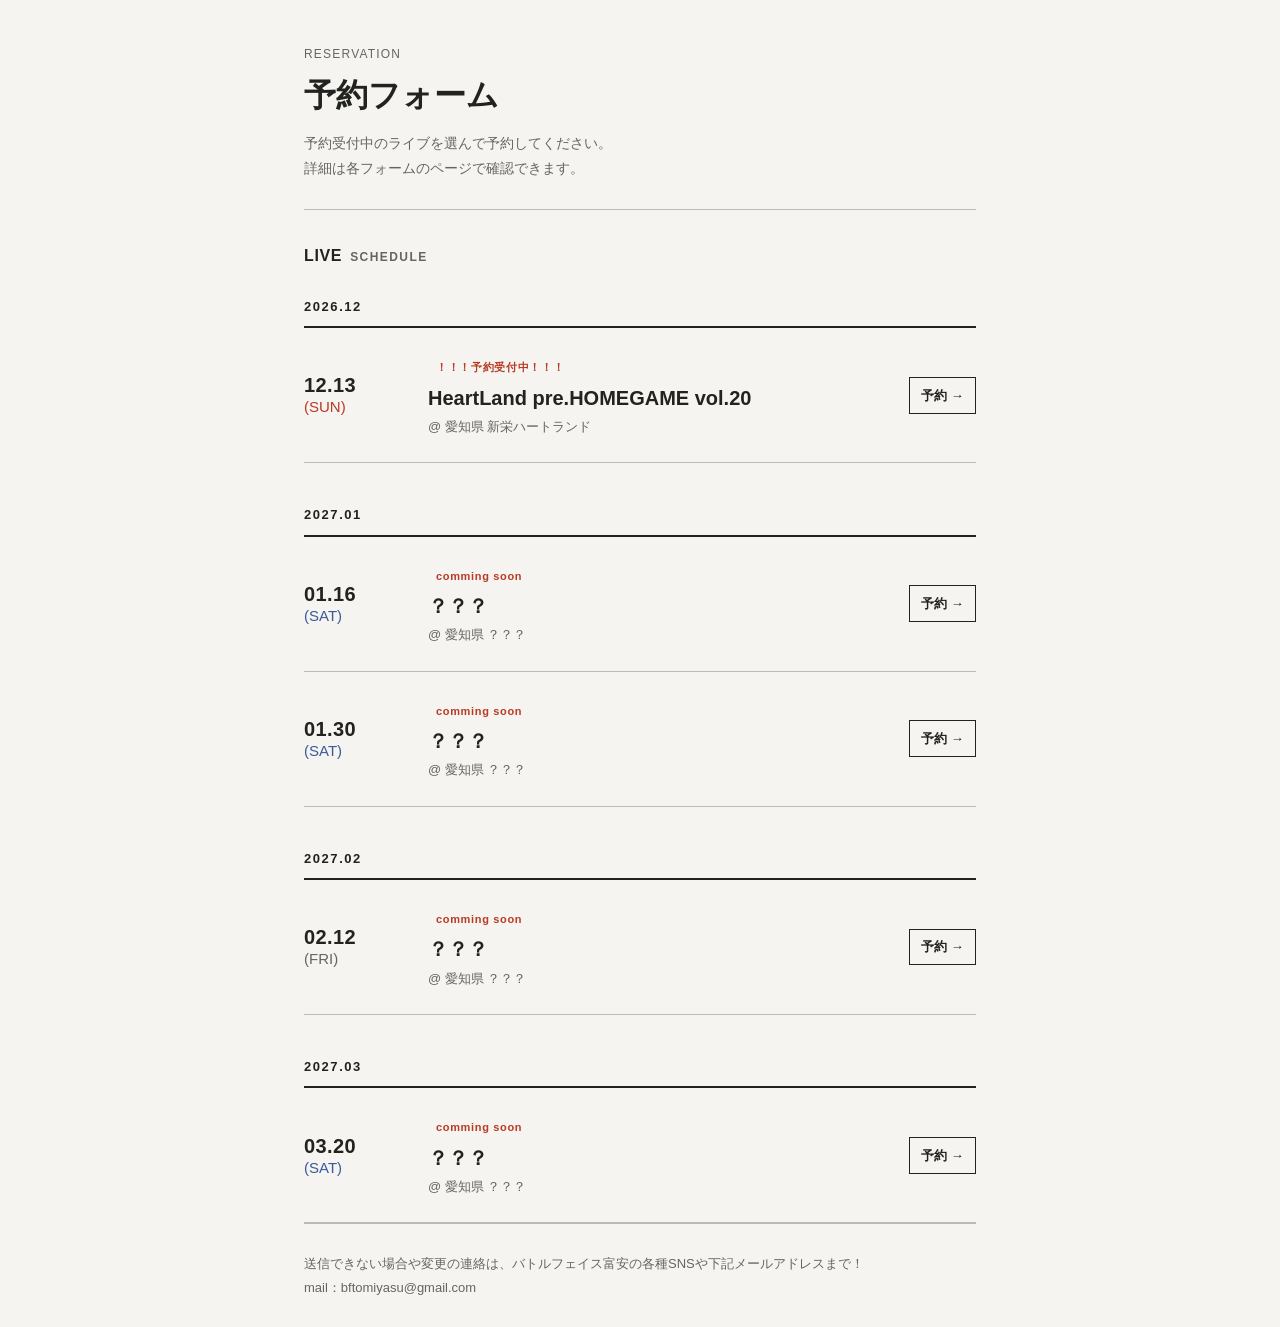
<file: index.html>
<!doctype html>
<html lang="ja">
<head>
  <meta charset="utf-8">
  <meta name="viewport" content="width=device-width, initial-scale=1">
  <title>予約フォーム一覧</title>
  <meta name="description" content="バンド関連の予約フォーム一覧です。">
  <link rel="stylesheet" href="assets/css/style.css">
<base target="_blank">
<base target="_blank">
</head>
<body>
  <header class="page-header">
    <div class="container">
      <p class="page-kicker">RESERVATION</p>
      <h1>予約フォーム</h1>
      <p class="page-lead">予約受付中のライブを選んで予約してください。<br>詳細は各フォームのページで確認できます。</p>
    </div>
  </header>

  <main class="container">
    <section class="portal-section" aria-labelledby="available-forms">
      <h2 id="available-forms" class="live-heading"><span>LIVE</span> <span>SCHEDULE</span></h2>

      <!-- 2026年12月分 -->
      <h3 class="live-month">2026.12</h3>
      <ul class="live-list">
        <li class="live-item">
          <a class="live-link" href="forms/live-20261213.html">
            <div class="live-date-col">
              <span class="live-date">12.13</span>
              <span class="live-day--sun">(SUN)</span>
            </div>
            <div class="live-body-col">
              <p class="live-status">！！！予約受付中！！！</p>
              <h4 class="live-title">HeartLand pre.HOMEGAME vol.20</h4>
              <p class="live-venue">@ 愛知県 新栄ハートランド</p>
            </div>
            <span class="live-go">予約 →</span>
          </a>
        </li>
      </ul>

      <!-- 2027年1月分：月が変わったらこのブロックを複製 -->
      <h3 class="live-month">2027.01</h3>
      <ul class="live-list">
        <li class="live-item">
          <a class="live-link" href="">
            <div class="live-date-col">
              <span class="live-date">01.16</span>
              <span class="live-day--sat">(SAT)</span>
            </div>
            <div class="live-body-col">
              <p class="live-status">comming soon</p>
              <h4 class="live-title">？？？</h4>
              <p class="live-venue">@ 愛知県 ？？？</p>
            </div>
            <span class="live-go">予約 →</span>
          </a>
        </li>

        <li class="live-item">
          <a class="live-link" href="">
            <div class="live-date-col">
              <span class="live-date">01.30</span>
              <span class="live-day--sat">(SAT)</span>
            </div>
            <div class="live-body-col">
              <p class="live-status">comming soon</p>
              <h4 class="live-title">？？？</h4>
              <p class="live-venue">@ 愛知県 ？？？</p>
            </div>
            <span class="live-go">予約 →</span>
          </a>
        </li>
      </ul>


      <!-- 2027年2月分 -->
      <h3 class="live-month">2027.02</h3>
      <ul class="live-list">
        <li class="live-item">
          <a class="live-link" href="">
            <div class="live-date-col">
              <span class="live-date">02.12</span>
              <span class="live-day--weekday">(FRI)</span>
            </div>
            <div class="live-body-col">
              <p class="live-status">comming soon</p>
              <h4 class="live-title">？？？</h4>
              <p class="live-venue">@ 愛知県 ？？？</p>
            </div>
            <span class="live-go">予約 →</span>
          </a>
        </li>
      </ul>

      <!-- 2027年3月分 -->
      <h3 class="live-month">2027.03</h3>
      <ul class="live-list">
        <li class="live-item">
          <a class="live-link" href="">
            <div class="live-date-col">
              <span class="live-date">03.20</span>
              <span class="live-day--sat">(SAT)</span>
            </div>
            <div class="live-body-col">
              <p class="live-status">comming soon</p>
              <h4 class="live-title">？？？</h4>
              <p class="live-venue">@ 愛知県 ？？？</p>
            </div>
            <span class="live-go">予約 →</span>
          </a>
        </li>
      </ul>

    </section>
  </main>

  <footer class="page-footer">
    <div class="container">
      <p>送信できない場合や変更の連絡は、バトルフェイス富安の各種SNSや下記メールアドレスまで！<br>mail：bftomiyasu@gmail.com</p>
    </div>
  </footer>
</body>
</html>
</file>
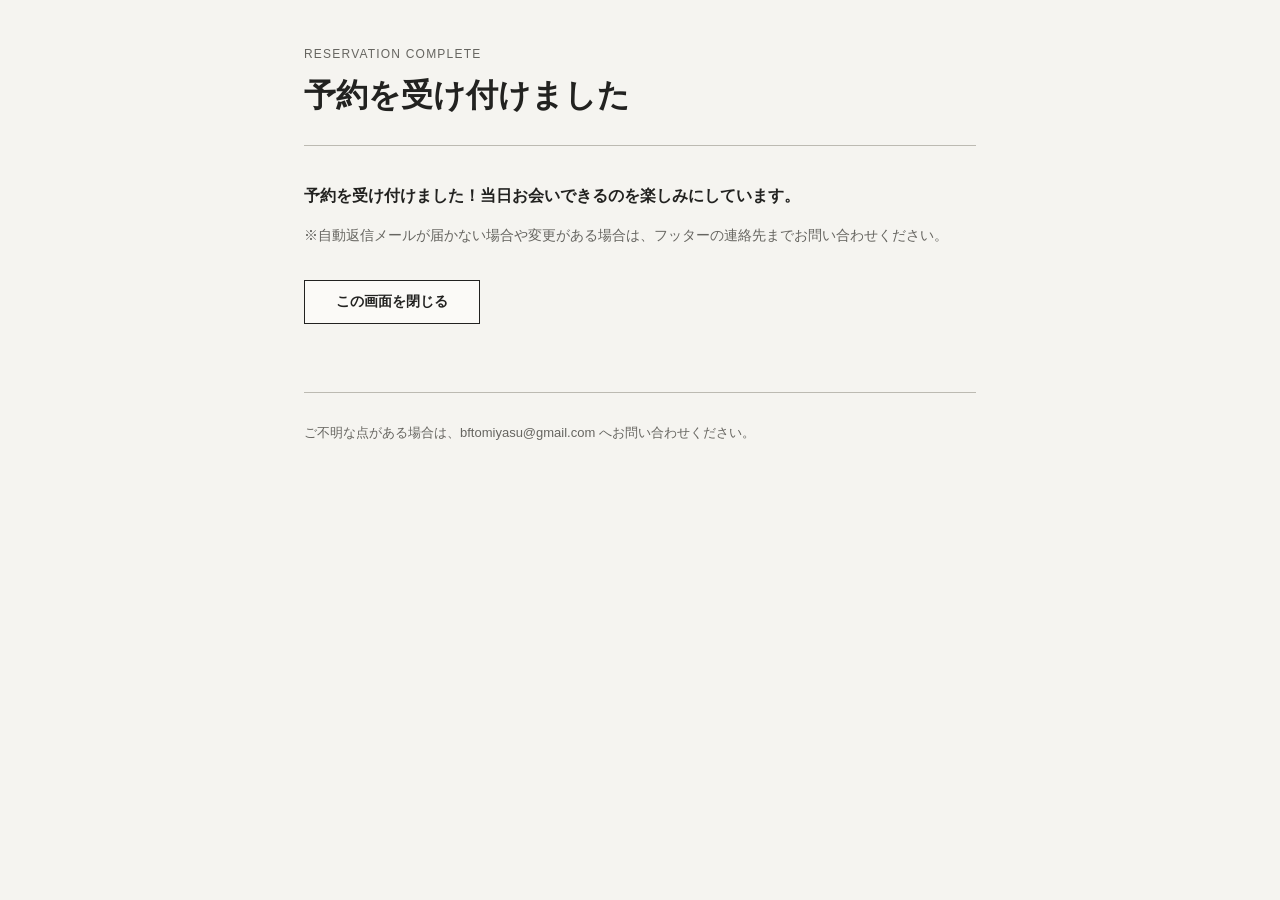
<file: forms/thanks.html>
<!doctype html>
<html lang="ja">
<head>
  <meta charset="utf-8">
  <meta name="viewport" content="width=device-width, initial-scale=1">
  <title>予約完了 | バトルフェイス富安_LIVE予約フォーム</title>
  <meta name="description" content="ライブ予約の完了画面です。">
  <link rel="stylesheet" href="../assets/css/style.css">
</head>
<body>
  <header class="page-header">
    <div class="container">
      <p class="page-kicker">RESERVATION COMPLETE</p>
      <h1>予約を受け付けました</h1>
    </div>
  </header>

  <main class="container thanks-main">
    <p class="thanks-message">
      予約を受け付けました！当日お会いできるのを楽しみにしています。
    </p>
    <p class="thanks-sub">
      ※自動返信メールが届かない場合や変更がある場合は、フッターの連絡先までお問い合わせください。
    </p>

    <div class="thanks-actions">
      <button type="button" id="close-tab-btn" class="thanks-close-btn">この画面を閉じる</button>
      <p id="close-note" class="submit-note" role="status" aria-live="polite"></p>
    </div>
  </main>

  <footer class="page-footer">
    <div class="container">
      <p>ご不明な点がある場合は、bftomiyasu@gmail.com へお問い合わせください。</p>
    </div>
  </footer>

  <script>
    const closeBtn = document.getElementById("close-tab-btn");
    const closeNote = document.getElementById("close-note");

    closeBtn.addEventListener("click", () => {
      window.close();
      // ブラウザ制限で閉じられなかった場合のフォールバック案内
      setTimeout(() => {
        if (!window.closed) {
          closeNote.textContent = "自動で閉じられない場合は、ブラウザのタブを閉じてください。";
        }
      }, 150);
    });
  </script>
</body>
</html>
</file>
<file: assets/css/style.css>
/* Base */
:root {
  --color-bg: #f5f4f0;
  --color-field: #fbfaf7;
  --color-text: #222220;
  --color-subtext: #666560;
  --color-line: #bcbab2;
  --color-line-strong: #222220;
  --font-main: "Hiragino Kaku Gothic ProN", "Noto Sans JP", "Yu Gothic", sans-serif;
}

*,
*::before,
*::after {
  box-sizing: border-box;
}

html {
  scroll-behavior: smooth;
}

body {
  margin: 0;
  background: var(--color-bg);
  color: var(--color-text);
  font-family: var(--font-main);
  font-size: 0.9375rem;
  line-height: 1.8;
}

button,
input,
select,
textarea {
  font: inherit;
}

button {
  cursor: pointer;
}

/* Layout */
.container {
  width: min(100% - 2.5rem, 42rem);
  margin-inline: auto;
}

/* Header */
.page-header {
  padding-block: 2.75rem 0;
}

.page-header .container {
  padding-bottom: 1.75rem;
  border-bottom: 1px solid var(--color-line);
}

.page-kicker {
  margin: 0 0 0.5rem;
  color: var(--color-subtext);
  font-size: 0.75rem;
  letter-spacing: 0.1em;
}

.page-header h1 {
  margin: 0;
  font-size: clamp(1.5rem, 3.8vw, 2rem);
  font-weight: 700;
  line-height: 1.35;
}

.page-lead {
  max-width: 38rem;
  margin: 0.875rem 0 0;
  color: var(--color-subtext);
  font-size: 0.875rem;
}

/* Form sections */
.reservation-form {
  padding-block: 2rem 3.5rem;
}

.form-section + .form-section {
  margin-top: 2.5rem;
  padding-top: 2rem;
  border-top: 1px solid var(--color-line);
}

.form-section h2 {
  margin: 0 0 1.25rem;
  font-size: 1.0625rem;
  font-weight: 700;
}

.form-grid {
  display: grid;
  gap: 1.25rem;
}

.form-grid--two-columns {
  grid-template-columns: repeat(2, minmax(0, 1fr));
}

.form-stack {
  display: grid;
  gap: 1.5rem;
}

/* Form controls */
.form-field {
  display: grid;
  gap: 0.375rem;
}

.form-field label,
.choice-group legend {
  color: var(--color-text);
  font-size: 0.875rem;
  font-weight: 700;
}

.required-mark {
  margin-left: 0.375rem;
  color: var(--color-subtext);
  font-size: 0.75rem;
  font-weight: 400;
}

input[type="text"],
input[type="email"],
input[type="tel"],
select,
textarea {
  width: 100%;
  min-height: 2.75rem;
  padding: 0.5rem 0.625rem;
  border: 1px solid var(--color-line);
  border-radius: 0;
  background: var(--color-field);
  color: var(--color-text);
}

textarea {
  min-height: 7rem;
  resize: vertical;
}

input::placeholder,
textarea::placeholder {
  color: #9b9991;
  opacity: 1;
}

input[type="text"]:focus,
input[type="email"]:focus,
input[type="tel"]:focus,
select:focus,
textarea:focus {
  outline: none;
  border-color: var(--color-line-strong);
  background: #ffffff;
}

button:focus-visible,
.choice-item:focus-within,
.form-list-link:focus-visible {
  outline: 1.5px solid var(--color-line-strong);
  outline-offset: 3px;
}

.choice-group {
  display: grid;
  gap: 0.5rem;
  margin: 0;
  padding: 0;
  border: 0;
}

.choice-group legend {
  margin-bottom: 0.375rem;
  padding: 0;
}

.choice-item,
.consent-item {
  display: flex;
  align-items: flex-start;
  gap: 0.5rem;
  color: var(--color-text);
  font-size: 0.875rem;
  line-height: 1.7;
}

.choice-item input,
.consent-item input {
  width: 1rem;
  height: 1rem;
  margin-top: 0.35rem;
  accent-color: var(--color-line-strong);
  flex: 0 0 auto;
}

.consent-item {
  max-width: 40rem;
}

/* Submission */
.form-actions {
  margin-top: 2rem;
  padding-top: 1.5rem;
  border-top: 1px solid var(--color-line);
}

.form-actions button {
  min-width: 8rem;
  min-height: 3rem;
  padding: 0.625rem 1.5rem;
  border: 1px solid var(--color-line-strong);
  border-radius: 0;
  background: var(--color-line-strong);
  color: var(--color-field);
  font-size: 0.875rem;
  font-weight: 700;
  letter-spacing: 0.04em;
  transition:
    background-color 140ms ease,
    color 140ms ease;
}

.form-actions button:hover {
  background: var(--color-field);
  color: var(--color-line-strong);
}

.submit-note {
  margin: 0.75rem 0 0;
  color: var(--color-subtext);
  font-size: 0.8125rem;
}

/* Footer */
.page-footer {
  padding-block: 0 1.75rem;
}

.page-footer .container {
  padding-top: 1.75rem;
  border-top: 1px solid var(--color-line);
}

.page-footer p {
  margin: 0;
  color: var(--color-subtext);
  font-size: 0.8125rem;
}

/* Form portal */
.portal-section {
  padding-block: 2rem 0;
}

.portal-section + .portal-section {
  margin-top: 2.25rem;
  padding-top: 1.75rem;
  border-top: 1px solid var(--color-line);
}

.portal-section h2 {
  margin: 0 0 1rem;
  font-size: 1rem;
  font-weight: 700;
}

.live-heading {
  display: flex;
  align-items: baseline;
  gap: 0.5rem;
  letter-spacing: 0.04em;
}

.live-heading span:last-child {
  font-size: 0.75rem;
  color: var(--color-subtext);
  letter-spacing: 0.12em;
}

.live-list {
  margin: 0;
  padding: 0;
  list-style: none;
  border-top: 1px solid var(--color-line-strong);
}

.live-item {
  border-bottom: 1px solid var(--color-line);
}

.live-link {
  display: grid;
  grid-template-columns: 6.5rem minmax(0, 1fr) auto;
  align-items: center;
  gap: 0.5rem 1.25rem;
  padding-block: 1.15rem;
  color: inherit;
  text-decoration: none;
  transition: background-color 120ms ease;
}

.live-link:hover {
  background: rgba(34, 34, 32, 0.03);
}

.live-date-col {
  line-height: 1.25;
}

.live-date {
  display: block;
  font-size: 0.9375rem;
  font-weight: 700;
  letter-spacing: 0.02em;
}

.live-day {
  display: inline-block;
  margin-top: 0.2rem;
  font-size: 0.75rem;
  font-weight: 700;
  color: var(--color-subtext);
  letter-spacing: 0.08em;
}

.live-body-col {
  min-width: 0;
}

.live-status {
  display: inline-block;
  margin: 0 0 0.25rem;
  padding: 0 0.35rem;
  font-size: 0.6875rem;
  font-weight: 700;
  letter-spacing: 0.06em;
  color: #b83b24;
  border-radius: 0;
}

.live-title {
  margin: 0;
  font-size: clamp(1.0625rem, 2.6vw, 1.25rem);
  font-weight: 700;
  line-height: 1.4;
}

.live-link:hover .live-title {
  text-decoration: underline;
  text-underline-offset: 3px;
}

.live-venue {
  margin: 0.2rem 0 0;
  font-size: 0.8125rem;
  color: var(--color-subtext);
}

.live-go {
  font-size: 0.8125rem;
  font-weight: 700;
  padding: 0.35rem 0.7rem;
  border: 1px solid var(--color-line-strong);
  white-space: nowrap;
  transition:
    background-color 120ms ease,
    color 120ms ease;
}

.live-link:hover .live-go {
  background: var(--color-line-strong);
  color: var(--color-field);
}

.portal-note {
  max-width: 38rem;
  margin: 0;
  color: var(--color-subtext);
  font-size: 0.875rem;
}

@media (max-width: 42rem) {
  .live-link {
    grid-template-columns: 1fr auto;
    gap: 0.4rem 0.75rem;
  }

  .live-date-col {
    grid-column: 1 / -1;
    display: flex;
    align-items: baseline;
    gap: 0.4rem;
  }

  .live-day {
    margin-top: 0;
  }
}

/* Event details */
.sr-only {
  position: absolute;
  width: 1px;
  height: 1px;
  padding: 0;
  margin: -1px;
  overflow: hidden;
  clip: rect(0, 0, 0, 0);
  white-space: nowrap;
  border: 0;
}

.event-info {
  padding-block: 2rem 0;
}

.event-info .container {
  padding-bottom: 2rem;
  border-bottom: 1px solid var(--color-line);
}

.event-meta {
  margin: 0;
  display: grid;
  gap: 0.625rem;
}

.event-meta-row {
  display: grid;
  grid-template-columns: 7.5rem minmax(0, 1fr);
  gap: 0.25rem 1rem;
  align-items: baseline;
}

.event-meta-row dt {
  color: var(--color-subtext);
  font-size: 0.8125rem;
  font-weight: 700;
}

.event-meta-row dd {
  margin: 0;
  color: var(--color-text);
  font-size: 0.875rem;
  line-height: 1.7;
}

/* Small screens */
@media (max-width: 42rem) {
  .container {
    width: min(100% - 1.5rem, 42rem);
  }

  .page-header {
    padding-block: 2rem 0;
  }

  .page-header .container {
    padding-bottom: 1.25rem;
  }

  .event-info {
    padding-block: 1.5rem 0;
  }

  .event-info .container {
    padding-bottom: 1.5rem;
  }

  .form-grid--two-columns {
    grid-template-columns: 1fr;
  }

  .form-actions button {
    width: 100%;
  }

  .event-meta-row {
    grid-template-columns: 1fr;
    gap: 0.125rem;
  }
}

/* Reduced motion */
@media (prefers-reduced-motion: reduce) {
  html {
    scroll-behavior: auto;
  }

  *,
  *::before,
  *::after {
    transition-duration: 0.01ms !important;
    animation-duration: 0.01ms !important;
    animation-iteration-count: 1 !important;
  }
}

/* Thanks page */
.thanks-main {
  padding-block: 2.25rem 3.5rem;
}

.thanks-message {
  margin: 0;
  font-size: 1rem;
  font-weight: 700;
  line-height: 1.8;
}

.thanks-sub {
  margin: 0.75rem 0 0;
  color: var(--color-subtext);
  font-size: 0.875rem;
}

.thanks-actions {
  margin-top: 2rem;
}

.thanks-close-btn {
  min-width: 11rem;
  min-height: 2.75rem;
  padding: 0.5rem 1.25rem;
  border: 1px solid var(--color-line-strong);
  border-radius: 0;
  background: var(--color-field);
  color: var(--color-line-strong);
  font-size: 0.875rem;
  font-weight: 700;
  transition:
    background-color 140ms ease,
    color 140ms ease;
}

.thanks-close-btn:hover {
  background: var(--color-line-strong);
  color: var(--color-field);
}

/* 一覧へ戻るリンク */
.back-to-portal {
  margin: 0 0 1rem;
}

.back-link {
  display: inline-block;
  min-height: 2.75rem;
  padding: 0.45rem 1.1rem;
  border: 1px solid var(--color-line-strong);
  background: var(--color-field);
  color: var(--color-line-strong);
  font-size: 0.875rem;
  font-weight: 700;
  text-decoration: none;
  transition:
    background-color 140ms ease,
    color 140ms ease;
}

.back-link:hover {
  background: var(--color-line-strong);
  color: var(--color-field);
}

.back-link:focus-visible {
  outline: 1.5px solid var(--color-line-strong);
  outline-offset: 3px;
}

/* フライヤー画像 */
.event-flyer {
  margin: 1.5rem 0 0;
}

.event-flyer img {
  display: block;
  width: min(100%, 22rem);
  height: auto;
}

/* 小さい画面: 戻るボタンは全幅 */
@media (max-width: 42rem) {
  .back-link {
    width: 100%;
    text-align: center;
  }
}

/* 1) 月グループ見出し（sticky） */
.live-month {
  position: sticky;
  top: 0;
  z-index: 1;
  margin: 2rem 0 0;
  padding: 0.5rem 0;
  background: var(--color-bg);
  border-bottom: 1.5px solid var(--color-line-strong);
  font-size: 0.8125rem;
  font-weight: 700;
  letter-spacing: 0.12em;
}

.live-month:first-of-type {
  margin-top: 0;
}

.live-month + .live-list {
  margin-top: 0;
}

/* 2) ステータスを枠つきバッジに */
.live-status {
  padding: 0.1rem 0.5rem;
  color: #b83b24;
  letter-spacing: 0.06em;
}

/* 受付終了時はグレーにする運用も想定 */
.live-status--closed {
  border-color: var(--color-line);
  color: var(--color-subtext);
}

/* 曜日の色分け：3パターン */
.live-day--sun { color: #b83b24; }  /* 日曜：赤 */
.live-day--sat { color: #3a5a9b; }  /* 土曜：青 */
.live-day--weekday { color: var(--color-subtext); }  /* 平日：グレー（デフォルトと同じ） */

/* 4) 日付を大きく & 項目間の余白を広げる */
.live-link {
  padding-block: 1.5rem;
}

.live-date {
  font-size: 1.25rem;
}
</file>
